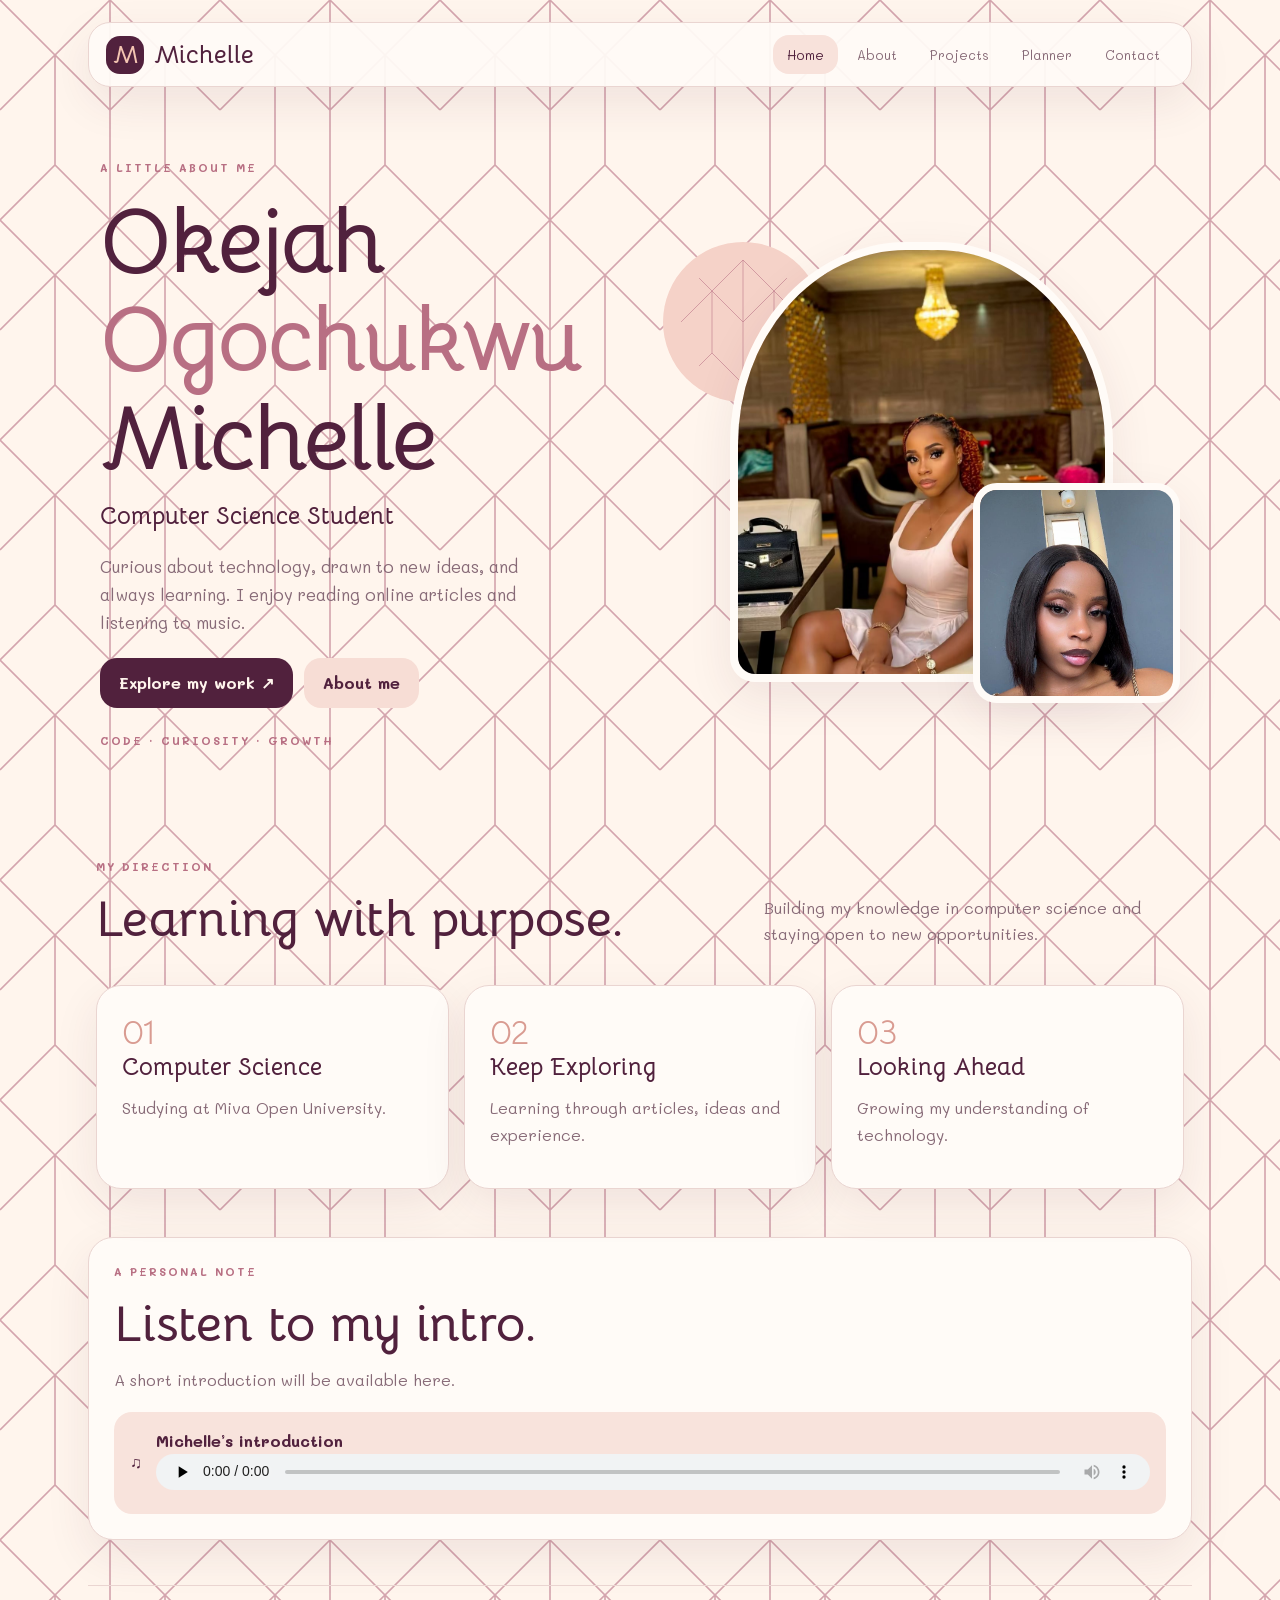
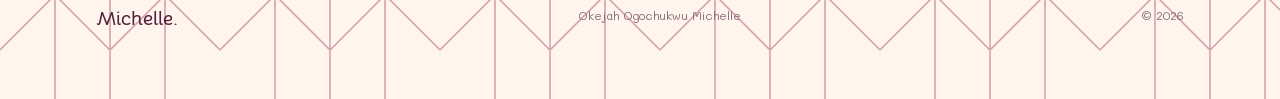
<file: index.html>
<!doctype html>
<html lang="en">
  <head>
    <meta charset="utf-8" />
    <meta name="viewport" content="width=device-width, initial-scale=1" />
    <link rel="icon" href="assets/favicon.svg" />
    <link rel="stylesheet" href="style.css" />
    <title>Index | Michelle</title>
  </head>
  <body>
    <div class="shell">
      <header class="top">
        <a class="brand" href="index.html"
          ><span class="mark">M</span> Michelle</a
        ><button class="menu" aria-label="Toggle navigation">Menu</button>
        <nav class="nav">
          <a href="index.html">Home</a><a href="about.html">About</a
          ><a href="projects.html">Projects</a
          ><a href="academic-planner.html">Planner</a
          ><a href="contact.html">Contact</a>
        </nav>
      </header>
      <main>
        <section class="hero">
          <div>
            <p class="kicker">A little about me</p>
            <h1>
              Okejah<br /><span style="color: var(--rose)">Ogochukwu</span
              ><br />Michelle
            </h1>
            <h3>Computer Science Student</h3>
            <p class="lead">
              Curious about technology, drawn to new ideas, and always learning.
              I enjoy reading online articles and listening to music.
            </p>
            <div class="actions">
              <a class="btn" href="projects.html">Explore my work ↗</a
              ><a class="btn alt" href="about.html">About me</a>
            </div>
            <p class="kicker" style="margin-top: 24px">
              Code · Curiosity · Growth
            </p>
          </div>
          <div class="photo-wrap">
            <div class="orb"></div>
            <img
              class="photo-main"
              src="assets/michelle-01.jpeg"
              alt="Michelle seated in a restaurant"
            /><img
              class="photo-second"
              src="assets/michelle-02.jpeg"
              alt="Michelle portrait"
            />
          </div>
        </section>
        <section class="section">
          <div class="head">
            <div>
              <p class="kicker">My direction</p>
              <h2>Learning with purpose.</h2>
            </div>
            <p>
              Building my knowledge in computer science and staying open to new
              opportunities.
            </p>
          </div>
          <div class="cards">
            <article class="card">
              <span class="number">01</span>
              <h3>Computer Science</h3>
              <p>Studying at Miva Open University.</p>
            </article>
            <article class="card">
              <span class="number">02</span>
              <h3>Keep Exploring</h3>
              <p>Learning through articles, ideas and experience.</p>
            </article>
            <article class="card">
              <span class="number">03</span>
              <h3>Looking Ahead</h3>
              <p>Growing my understanding of technology.</p>
            </article>
          </div>
        </section>
        <section class="section panel">
          <p class="kicker">A personal note</p>
          <h2>Listen to my intro.</h2>
          <p>A short introduction will be available here.</p>
          <div class="audio">
            <span>♫</span>
            <div style="flex: 1">
              <b>Michelle’s introduction</b
              ><audio controls preload="none">
                <source
                  src="assets/Michelle-audio.ogg"
                  type="audio/ogg"
                />
              </audio>
            </div>
          </div>
        </section>
      </main>
      <footer>
        <span class="footbrand">Michelle.</span
        ><span>Okejah Ogochukwu Michelle</span><span>© 2026</span>
      </footer>
    </div>
    <script src="script.js"></script>
  </body>
</html>
</file>
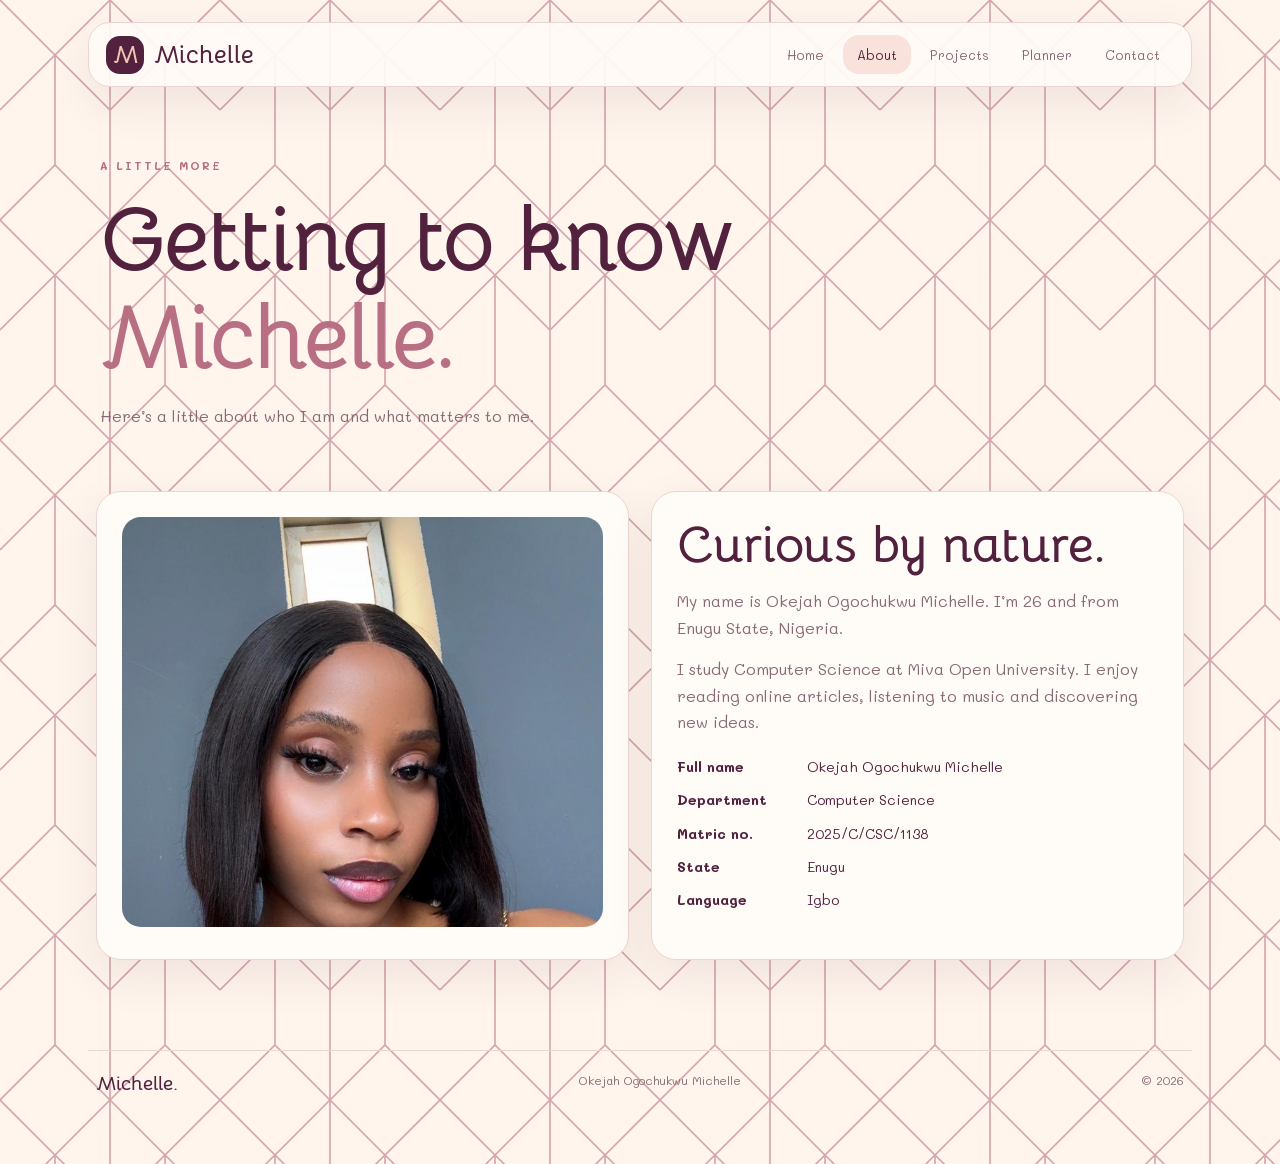
<file: about.html>
<!doctype html>
<html lang="en">
  <head>
    <meta charset="utf-8" />
    <meta name="viewport" content="width=device-width, initial-scale=1" />
    <link rel="icon" href="assets/favicon.svg" />
    <link rel="stylesheet" href="style.css" />
    <title>About | Michelle</title>
  </head>
  <body>
    <div class="shell">
      <header class="top">
        <a class="brand" href="index.html"
          ><span class="mark">M</span> Michelle</a
        ><button class="menu" aria-label="Toggle navigation">Menu</button>
        <nav class="nav">
          <a href="index.html">Home</a><a href="about.html">About</a
          ><a href="projects.html">Projects</a
          ><a href="academic-planner.html">Planner</a
          ><a href="contact.html">Contact</a>
        </nav>
      </header>
      <main>
        <section class="intro">
          <p class="kicker">A little more</p>
          <h1>
            Getting to know <span style="color: var(--rose)">Michelle.</span>
          </h1>
          <p>Here’s a little about who I am and what matters to me.</p>
        </section>
        <section class="columns">
          <div class="panel">
            <img
              class="portrait"
              src="assets/michelle-02.jpeg"
              alt="Portrait of Michelle"
            />
          </div>
          <div class="panel">
            <h2>Curious by nature.</h2>
            <p>
              My name is Okejah Ogochukwu Michelle. I’m 26 and from Enugu State,
              Nigeria.
            </p>
            <p>
              I study Computer Science at Miva Open University. I enjoy reading
              online articles, listening to music and discovering new ideas.
            </p>
            <div class="details">
              <b>Full name</b><span>Okejah Ogochukwu Michelle</span
              ><b>Department</b><span>Computer Science</span><b>Matric no.</b
              ><span>2025/C/CSC/1138</span><b>State</b><span>Enugu</span
              ><b>Language</b><span>Igbo</span>
            </div>
          </div>
        </section>
      </main>
      <footer>
        <span class="footbrand">Michelle.</span
        ><span>Okejah Ogochukwu Michelle</span><span>© 2026</span>
      </footer>
    </div>
    <script src="script.js"></script>
  </body>
</html>
</file>
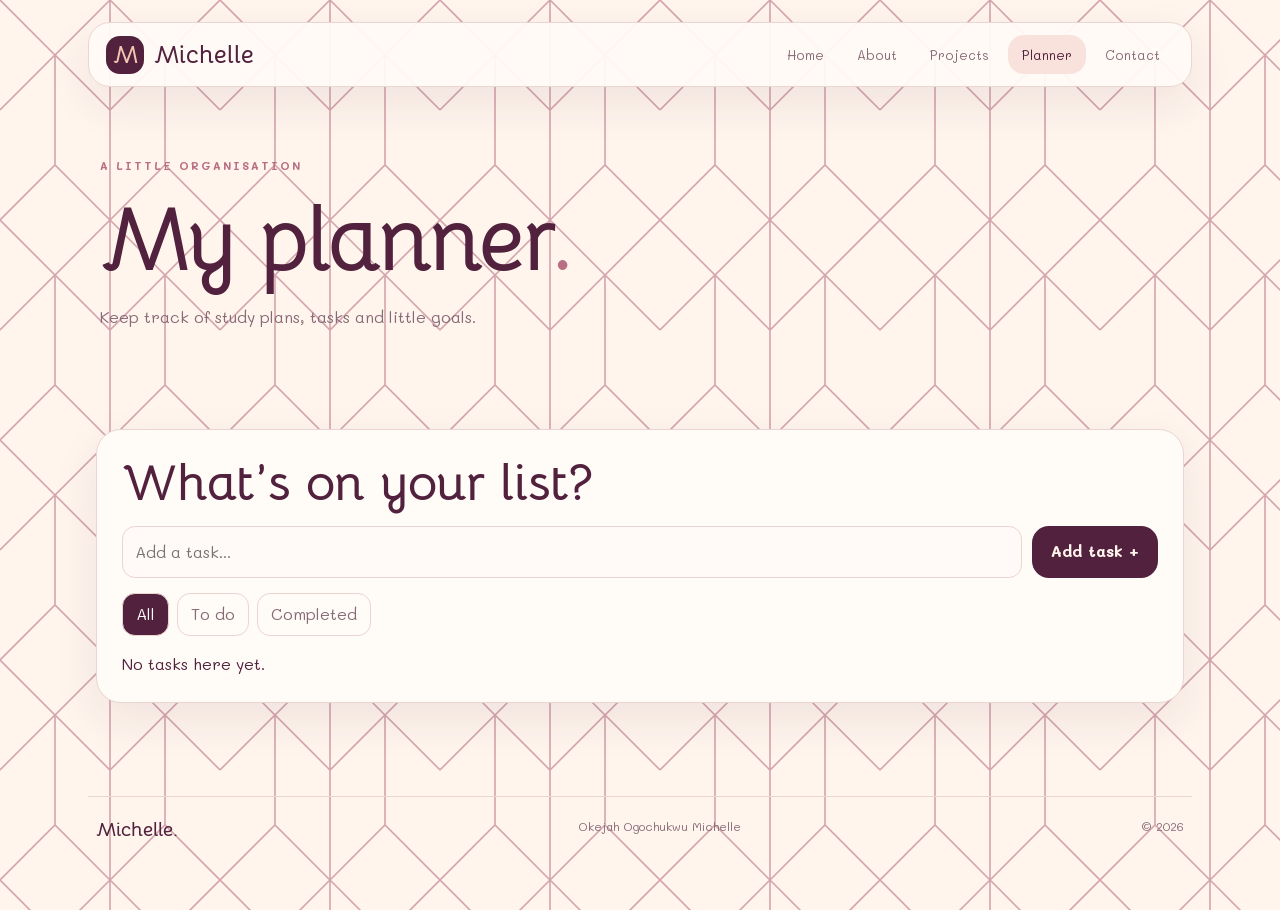
<file: academic-planner.html>
<!doctype html>
<html lang="en">
  <head>
    <meta charset="utf-8" />
    <meta name="viewport" content="width=device-width, initial-scale=1" />
    <link rel="icon" href="assets/favicon.svg" />
    <link rel="stylesheet" href="style.css" />
    <title>Academic-Planner | Michelle</title>
  </head>
  <body>
    <div class="shell">
      <header class="top">
        <a class="brand" href="index.html"
          ><span class="mark">M</span> Michelle</a
        ><button class="menu" aria-label="Toggle navigation">Menu</button>
        <nav class="nav">
          <a href="index.html">Home</a><a href="about.html">About</a
          ><a href="projects.html">Projects</a
          ><a href="academic-planner.html">Planner</a
          ><a href="contact.html">Contact</a>
        </nav>
      </header>
      <main>
        <section class="intro">
          <p class="kicker">A little organisation</p>
          <h1>My planner<span style="color: var(--rose)">.</span></h1>
          <p>Keep track of study plans, tasks and little goals.</p>
        </section>
        <section class="section">
          <div class="panel">
            <h2>What’s on your list?</h2>
            <div class="task-tools">
              <input
                id="taskInput"
                class="task-input"
                placeholder="Add a task..."
                aria-label="New task"
              /><button id="addTask" class="btn">Add task +</button>
            </div>
            <div class="filters">
              <button class="active" data-filter="all">All</button
              ><button data-filter="active">To do</button
              ><button data-filter="done">Completed</button>
            </div>
            <div id="taskList"></div>
          </div>
        </section>
      </main>
      <footer>
        <span class="footbrand">Michelle.</span
        ><span>Okejah Ogochukwu Michelle</span><span>© 2026</span>
      </footer>
    </div>
    <script src="script.js"></script>
  </body>
</html>
</file>
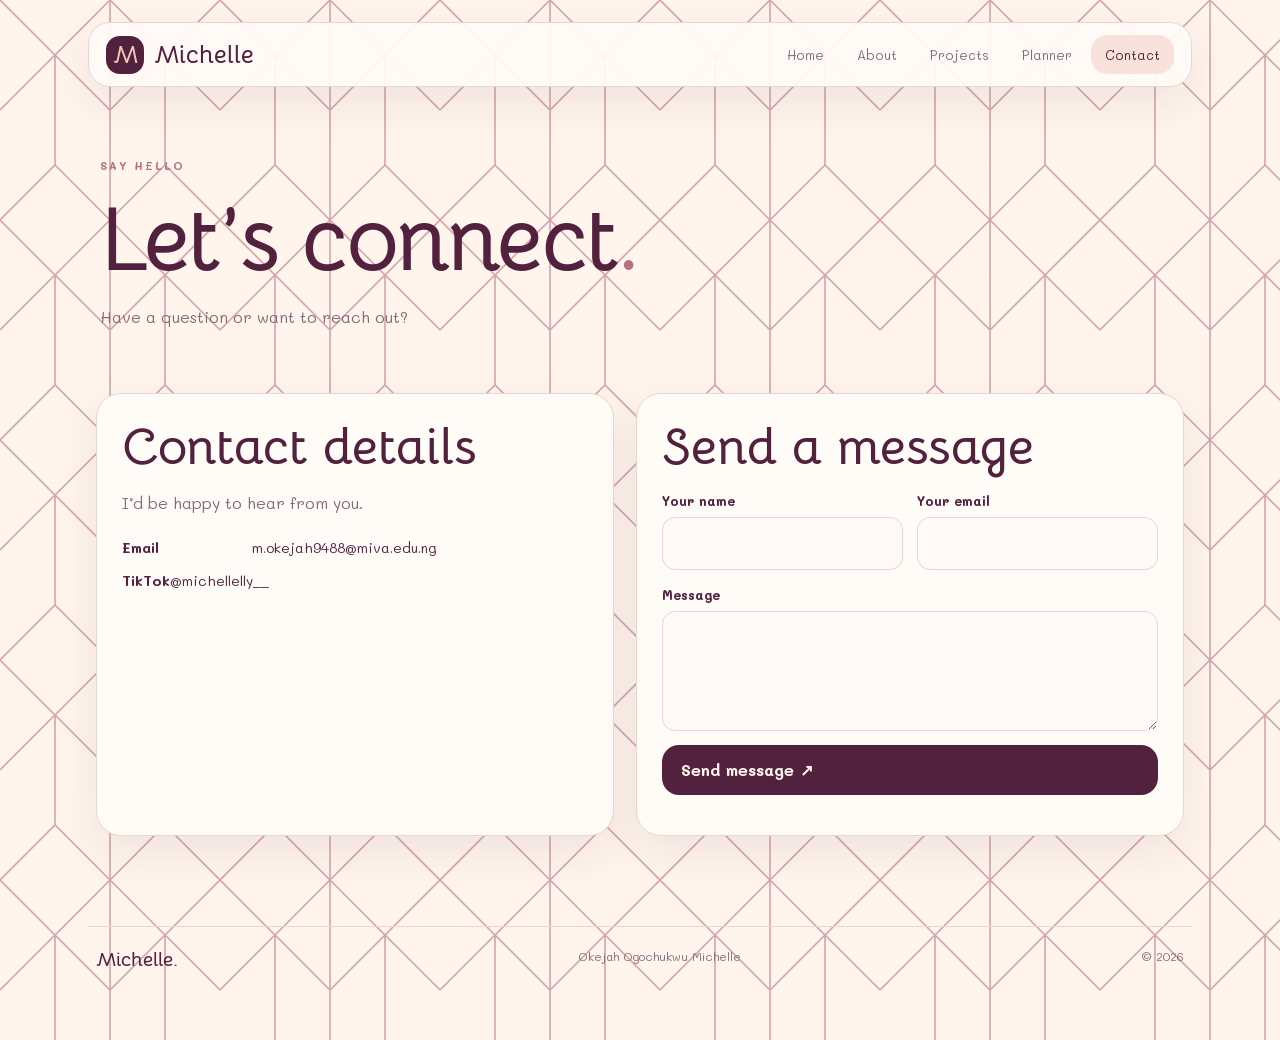
<file: contact.html>
<!doctype html>
<html lang="en">
  <head>
    <meta charset="utf-8" />
    <meta name="viewport" content="width=device-width, initial-scale=1" />
    <link rel="icon" href="assets/favicon.svg" />
    <link rel="stylesheet" href="style.css" />
    <title>Contact | Michelle</title>
  </head>
  <body>
    <div class="shell">
      <header class="top">
        <a class="brand" href="index.html"
          ><span class="mark">M</span> Michelle</a
        ><button class="menu" aria-label="Toggle navigation">Menu</button>
        <nav class="nav">
          <a href="index.html">Home</a><a href="about.html">About</a
          ><a href="projects.html">Projects</a
          ><a href="academic-planner.html">Planner</a
          ><a href="contact.html">Contact</a>
        </nav>
      </header>
      <main>
        <section class="intro">
          <p class="kicker">Say hello</p>
          <h1>Let’s connect<span style="color: var(--rose)">.</span></h1>
          <p>Have a question or want to reach out?</p>
        </section>
        <section class="columns">
          <div class="panel">
            <h2>Contact details</h2>
            <p>I’d be happy to hear from you.</p>
            <div class="details">
              <b>Email</b
              ><a href="mailto:m.okejah9488@miva.edu.ng"
                >m.okejah9488@miva.edu.ng</a
              ><a
                href="https://www.tiktok.com/@michellelly__?is_from_webapp=1&sender_device=pc"
                target="_blank"
                rel="noopener noreferrer"
                class="social-link"
              >
                <b>TikTok</b><span>@michellelly__</span>
              </a>
            </div>
          </div>
          <div class="panel">
            <h2>Send a message</h2>
            <form id="contactForm" class="form">
              <div class="field">
                <label for="name">Your name</label><input id="name" required />
              </div>
              <div class="field">
                <label for="email">Your email</label
                ><input id="email" type="email" required />
              </div>
              <div class="field full">
                <label for="message">Message</label
                ><textarea id="message" required></textarea>
              </div>
              <div class="field full">
                <button class="btn">Send message ↗</button>
              </div>
            </form>
            <p id="notice" role="status"></p>
          </div>
        </section>
      </main>
      <footer>
        <span class="footbrand">Michelle.</span
        ><span>Okejah Ogochukwu Michelle</span><span>© 2026</span>
      </footer>
    </div>
    <script src="script.js"></script>
  </body>
</html>
</file>
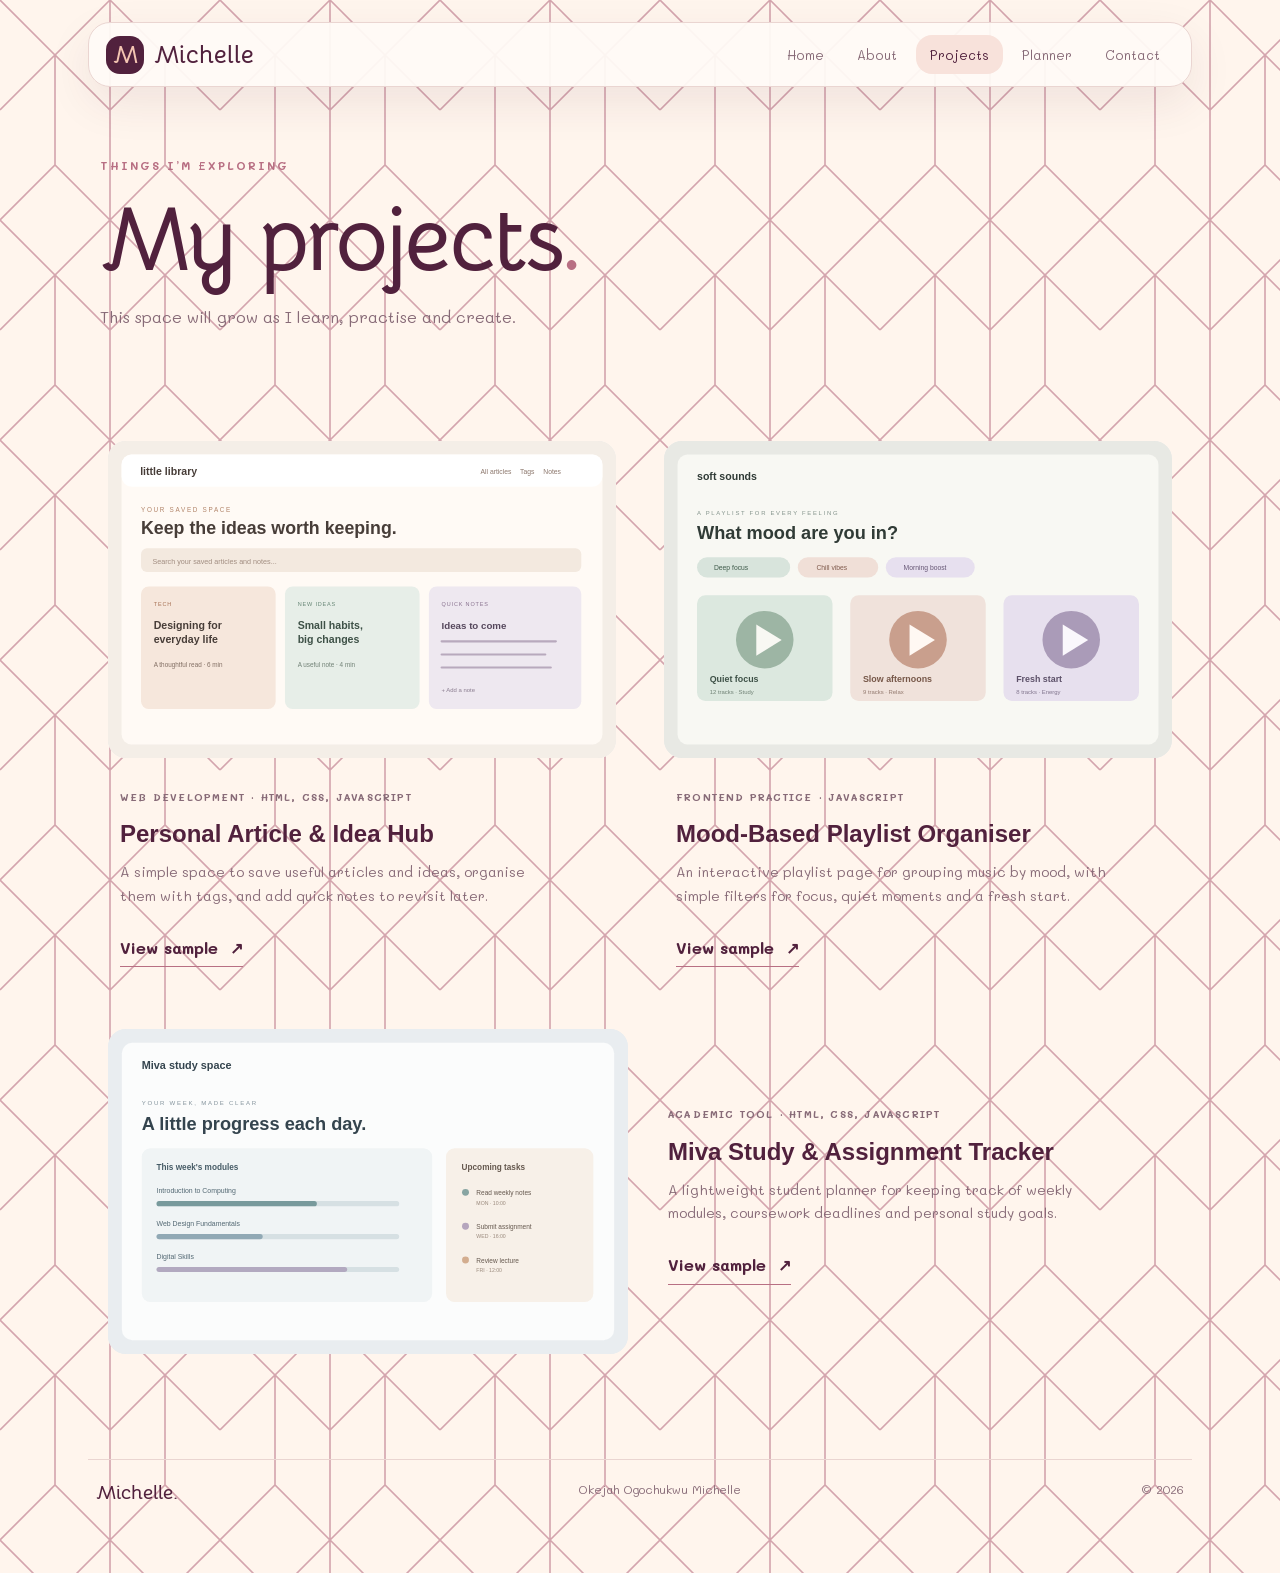
<file: projects.html>
<!doctype html>
<html lang="en">
  <head>
    <meta charset="utf-8" />
    <meta name="viewport" content="width=device-width, initial-scale=1" />
    <link rel="icon" href="assets/favicon.svg" />
    <link rel="stylesheet" href="style.css" />

    <title>Projects | Michelle</title>
  </head>
  <body>
    <div class="shell">
      <header class="top">
        <a class="brand" href="index.html"
          ><span class="mark">M</span> Michelle</a
        ><button class="menu" aria-label="Toggle navigation">Menu</button>
        <nav class="nav">
          <a href="index.html">Home</a><a href="about.html">About</a
          ><a href="projects.html">Projects</a
          ><a href="academic-planner.html">Planner</a
          ><a href="contact.html">Contact</a>
        </nav>
      </header>
      <main>
        <section class="intro">
          <p class="kicker">Things I’m exploring</p>
          <h1>My projects<span style="color: var(--rose)">.</span></h1>
          <p>This space will grow as I learn, practise and create.</p>
        </section>
        <section
          class="section project-grid"
          aria-label="Sample project concepts"
        >
          <!-- These are proposed sample concepts for portfolio presentation, not completed client work. The SVG previews are original interface illustrations, not AI-generated photos. -->
          <article class="project-card">
            <img
              class="project-preview"
              src="assets/project-article-hub.svg"
              alt="Illustrative screenshot of a personal article and idea bookmark dashboard"
            />
            <div class="project-copy">
              <span class="project-type"
                >WEB DEVELOPMENT · HTML, CSS, JAVASCRIPT</span
              >
              <h2>Personal Article &amp; Idea Hub</h2>
              <p>
                A simple space to save useful articles and ideas, organise them
                with tags, and add quick notes to revisit later.
              </p>
              <a
                class="project-link"
                href="assets/project-article-hub.svg"
                target="_blank"
                rel="noopener noreferrer"
                >View sample <span aria-hidden="true">↗</span></a
              >
            </div>
          </article>

          <article class="project-card">
            <img
              class="project-preview"
              src="assets/project-music-playlists.svg"
              alt="Illustrative screenshot of a mood-based music playlist organiser"
            />
            <div class="project-copy">
              <span class="project-type">FRONTEND PRACTICE · JAVASCRIPT</span>
              <h2>Mood-Based Playlist Organiser</h2>
              <p>
                An interactive playlist page for grouping music by mood, with
                simple filters for focus, quiet moments and a fresh start.
              </p>
              <a
                class="project-link"
                href="assets/project-music-playlists.svg"
                target="_blank"
                rel="noopener noreferrer"
                >View sample <span aria-hidden="true">↗</span></a
              >
            </div>
          </article>

          <article class="project-card">
            <img
              class="project-preview"
              src="assets/project-study-tracker.svg"
              alt="Illustrative screenshot of a Miva study and assignment tracker"
            />
            <div class="project-copy">
              <span class="project-type"
                >ACADEMIC TOOL · HTML, CSS, JAVASCRIPT</span
              >
              <h2>Miva Study &amp; Assignment Tracker</h2>
              <p>
                A lightweight student planner for keeping track of weekly
                modules, coursework deadlines and personal study goals.
              </p>
              <a
                class="project-link"
                href="assets/project-study-tracker.svg"
                target="_blank"
                rel="noopener noreferrer"
                >View sample <span aria-hidden="true">↗</span></a
              >
            </div>
          </article>
        </section>
      </main>

      <footer>
        <span class="footbrand">Michelle.</span
        ><span>Okejah Ogochukwu Michelle</span><span>© 2026</span>
      </footer>
    </div>
    <script src="script.js"></script>
  </body>
</html>
</file>
<file: style.css>
@import url("https://fonts.googleapis.com/css2?family=Bellota:wght@400;700&family=Mali:wght@400;500;600;700&display=swap");
:root {
  --plum: #51213d;
  --plum2: #71364f;
  --rose: #b86f83;
  --dust: #d99b91;
  --peach: #f4c5b2;
  --cream: #fff5ed;
  --paper: #fffbf7;
  --muted: #876a77;
  --line: #ead5d1;
  --shadow: 0 16px 45px #51213d16;
}
* {
  box-sizing: border-box;
}
body {
  margin: 0;
  background: var(--cream) url("assets/mosaic.svg") repeat;
  background-size: 220px;
  color: var(--plum);
  font-family: Mali, sans-serif;
  line-height: 1.65;
}
a {
  color: inherit;
  text-decoration: none;
}
button,
input,
textarea {
  font: inherit;
}
.shell {
  max-width: 1160px;
  margin: auto;
  padding: 22px 28px 48px;
}
.top {
  display: flex;
  justify-content: space-between;
  align-items: center;
  padding: 12px 17px;
  background: #fffbf7ed;
  border: 1px solid var(--line);
  border-radius: 22px;
  box-shadow: var(--shadow);
}
.brand {
  font: 700 25px Bellota;
  display: flex;
  align-items: center;
  gap: 10px;
}
.mark {
  background: var(--plum);
  color: var(--peach);
  width: 38px;
  height: 38px;
  border-radius: 14px;
  display: grid;
  place-items: center;
}
.nav {
  display: flex;
  gap: 5px;
}
.nav a {
  padding: 9px 14px;
  border-radius: 16px;
  font-size: 13px;
  color: var(--muted);
}
.nav a:hover,
.nav a.active {
  background: #f8e2db;
  color: var(--plum);
}
.menu {
  display: none;
  background: var(--plum);
  color: white;
  border: 0;
  border-radius: 12px;
  padding: 8px 12px;
}
h1,
h2,
h3 {
  font-family: Bellota;
  line-height: 1.1;
  margin: 0 0 15px;
}
h1 {
  font-size: clamp(3rem, 7vw, 6rem);
  letter-spacing: -2px;
}
h2 {
  font-size: clamp(2.1rem, 4vw, 3.5rem);
}
h3 {
  font-size: 1.5rem;
}
p {
  color: var(--muted);
  margin: 0 0 15px;
}
.kicker {
  font-size: 11px;
  letter-spacing: 2px;
  text-transform: uppercase;
  color: var(--rose);
  font-weight: 700;
}
.btn {
  display: inline-flex;
  padding: 12px 19px;
  border-radius: 17px;
  background: var(--plum);
  color: var(--cream);
  font-weight: 700;
  border: 0;
  cursor: pointer;
}
.btn.alt {
  background: #f7ddd5;
  color: var(--plum);
}
.hero {
  display: grid;
  grid-template-columns: 1fr 1fr;
  gap: 45px;
  align-items: center;
  padding: 72px 12px 45px;
}
.lead {
  font-size: 17px;
  max-width: 440px;
  margin: 22px 0;
}
.actions {
  display: flex;
  gap: 11px;
  flex-wrap: wrap;
}
.photo-wrap {
  min-height: 490px;
  position: relative;
  display: grid;
  place-items: center;
}
.photo-main {
  width: 74%;
  height: 440px;
  object-fit: cover;
  border: 8px solid var(--paper);
  border-radius: 46% 46% 25px 25px;
  box-shadow: var(--shadow);
  z-index: 1;
}
.photo-second {
  position: absolute;
  right: 0;
  bottom: 4px;
  width: 40%;
  height: 220px;
  object-fit: cover;
  border: 7px solid var(--paper);
  border-radius: 24px;
  box-shadow: var(--shadow);
  z-index: 2;
}
.orb {
  position: absolute;
  left: 0;
  top: 25px;
  width: 160px;
  height: 160px;
  border-radius: 50%;
  background: #f5d2c8;
}
.orb:after {
  content: "";
  display: block;
  inset: 18px;
  position: absolute;
  background: url("assets/mosaic.svg") center/cover;
  border-radius: 50%;
}
.section {
  padding: 48px 8px;
}
.head {
  display: flex;
  justify-content: space-between;
  align-items: end;
  gap: 20px;
  margin-bottom: 22px;
}
.head p {
  max-width: 420px;
}
.cards {
  display: grid;
  grid-template-columns: repeat(3, 1fr);
  gap: 15px;
}
.card,
.panel {
  background: var(--paper);
  border: 1px solid var(--line);
  border-radius: 25px;
  padding: 25px;
  box-shadow: var(--shadow);
}
.number {
  font: 34px Bellota;
  color: var(--dust);
}
.intro {
  padding: 70px 12px 35px;
  max-width: 800px;
}
.columns {
  display: grid;
  grid-template-columns: 1fr 1fr;
  gap: 22px;
  padding: 12px 8px 45px;
}
.portrait {
  width: 100%;
  height: 410px;
  object-fit: cover;
  border-radius: 19px;
}
.details {
  display: grid;
  grid-template-columns: 120px 1fr;
  gap: 10px;
  margin-top: 20px;
  font-size: 14px;
}
.details b {
  color: var(--plum);
}
.project {
  display: grid;
  grid-template-columns: 70px 1fr auto;
  gap: 18px;
  align-items: center;
  margin-bottom: 13px;
  padding: 20px;
  background: var(--paper);
  border: 1px solid var(--line);
  border-radius: 22px;
}
.project-icon {
  width: 60px;
  height: 60px;
  border-radius: 20px;
  background: #f7ddd5;
  display: grid;
  place-items: center;
  font-size: 26px;
}
.form {
  display: grid;
  grid-template-columns: 1fr 1fr;
  gap: 14px;
}
.field {
  display: flex;
  flex-direction: column;
  gap: 6px;
}
.field.full {
  grid-column: 1/-1;
}
.field label {
  font-size: 13px;
  font-weight: 700;
}
.field input,
.field textarea,
.task-input {
  padding: 12px;
  border: 1px solid var(--line);
  border-radius: 13px;
  background: #fffaf7;
  outline: none;
}
.field textarea {
  min-height: 120px;
}
.audio {
  display: flex;
  gap: 14px;
  align-items: center;
  background: #f8e3dc;
  padding: 16px;
  border-radius: 18px;
  margin-top: 18px;
}
.audio audio {
  width: 100%;
  height: 36px;
}
.filters {
  display: flex;
  gap: 8px;
  margin: 15px 0;
}
.filters button {
  border: 1px solid var(--line);
  background: var(--paper);
  border-radius: 13px;
  padding: 7px 13px;
  color: var(--muted);
  cursor: pointer;
}
.filters button.active {
  background: var(--plum);
  color: white;
}
.task-tools {
  display: flex;
  gap: 10px;
}
.task-input {
  flex: 1;
  min-width: 0;
}
.task {
  display: flex;
  align-items: center;
  gap: 10px;
  padding: 13px;
  margin-top: 9px;
  background: var(--paper);
  border: 1px solid var(--line);
  border-radius: 15px;
}
.task span {
  flex: 1;
}
.task.done span {
  text-decoration: line-through;
  opacity: 0.5;
}
.task button {
  border: 0;
  background: none;
  color: var(--rose);
  cursor: pointer;
}
footer {
  display: flex;
  justify-content: space-between;
  gap: 12px;
  border-top: 1px solid var(--line);
  padding: 20px 8px;
  margin-top: 45px;
  color: var(--muted);
  font-size: 12px;
}
.footbrand {
  font: 700 20px Bellota;
  color: var(--plum);
}
@media (max-width: 780px) {
  .shell {
    padding: 14px;
  }
  .menu {
    display: block;
  }
  .nav {
    display: none;
    position: absolute;
    top: 70px;
    left: 20px;
    right: 20px;
    background: var(--paper);
    padding: 12px;
    border-radius: 16px;
    box-shadow: var(--shadow);
    flex-direction: column;
    z-index: 4;
  }
  .nav.open {
    display: flex;
  }
  .hero,
  .columns {
    grid-template-columns: 1fr;
  }
  .hero {
    padding-top: 48px;
  }
  .photo-wrap {
    min-height: 400px;
  }
  .photo-main {
    height: 360px;
  }
  .photo-second {
    height: 170px;
  }
  .cards {
    grid-template-columns: 1fr;
  }
  .head {
    display: block;
  }
  .project {
    grid-template-columns: 55px 1fr;
  }
  .project .status {
    grid-column: 2;
  }
  .project-icon {
    width: 50px;
    height: 50px;
  }
}
@media (max-width: 480px) {
  h1 {
    font-size: 3rem;
  }
  .form {
    grid-template-columns: 1fr;
  }
  .field.full {
    grid-column: auto;
  }
  .task-tools {
    flex-direction: column;
  }
  .details {
    grid-template-columns: 95px 1fr;
  }
  footer {
    flex-direction: column;
  }
  .photo-wrap {
    min-height: 340px;
  }
  .photo-main {
    height: 310px;
  }
  .photo-second {
    height: 140px;
  }
}

.project-grid {
  display: grid;
  grid-template-columns: repeat(2, minmax(0, 1fr));
  gap: 24px;
}
.project-card {
  overflow: hidden;
  border: 1px solid var(--border);
  border-radius: 24px;
  background: var(--surface);
  min-width: 0;
}
.project-card:last-child {
  grid-column: 1/-1;
  display: grid;
  grid-template-columns: 1fr 1fr;
  align-items: center;
}
.project-preview {
  display: block;
  width: calc(100% - 24px);
  height: auto;
  aspect-ratio: 16/10;
  object-fit: cover;
  margin: 12px;
  border-radius: 18px;
  background: #eee;
}
.project-copy {
  padding: 12px 24px 26px;
}
.project-card:last-child .project-copy {
  padding: 28px;
}
.project-type {
  font-size: 10px;
  letter-spacing: 0.12em;
  color: var(--muted);
  font-weight: 700;
}
.project-copy h2 {
  font:
    700 24px Comfortaa,
    sans-serif;
  margin: 12px 0;
}
.project-copy p {
  font-size: 14px;
  line-height: 1.7;
  color: var(--muted);
  max-width: 48ch;
}
.project-link {
  display: inline-flex;
  gap: 12px;
  align-items: center;
  margin-top: 12px;
  color: var(--text);
  font-weight: 700;
  text-decoration: none;
  border-bottom: 1px solid var(--rose);
  padding-bottom: 5px;
}
.projects-note {
  font-size: 12px;
  color: var(--muted);
  margin-top: 20px;
}
@media (max-width: 720px) {
  .project-grid {
    grid-template-columns: 1fr;
  }
  .project-card:last-child {
    grid-column: auto;
    display: block;
  }
  .project-card:last-child .project-copy {
    padding: 12px 24px 26px;
  }
  .project-preview {
    aspect-ratio: 16/11;
  }
}
</file>
